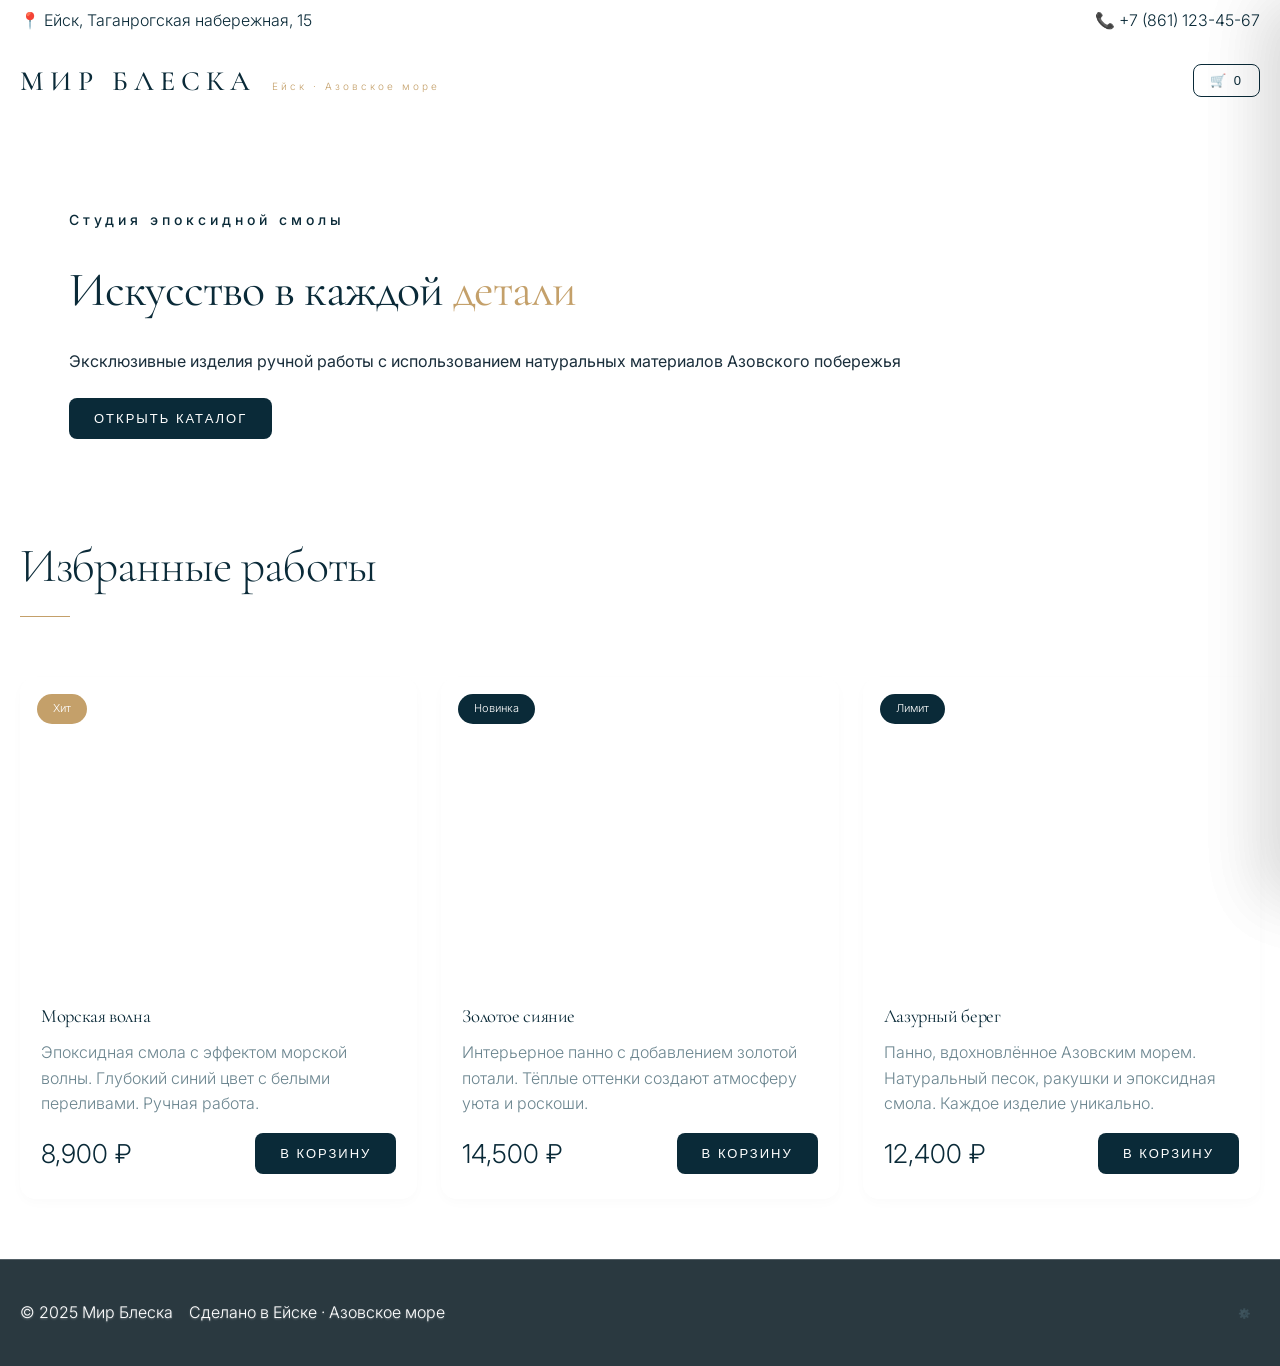
<file: index.html>
<!DOCTYPE html>
<html lang="ru">
<head>
    <meta charset="UTF-8">
    <meta name="viewport" content="width=device-width, initial-scale=1.0, maximum-scale=1.0, user-scalable=yes, viewport-fit=cover">
    <meta name="theme-color" content="#0a2a38">
    <title>Мир Блеска | Премиальная эпоксидная смола</title>
    
    <!-- PWA: Основной манифест -->
    <link rel="manifest" href="data:application/manifest+json,%7B%22name%22%3A%22%D0%9C%D0%B8%D1%80%20%D0%91%D0%BB%D0%B5%D1%81%D0%BA%D0%B0%22%2C%22short_name%22%3A%22%D0%91%D0%BB%D0%B5%D1%81%D0%BA%22%2C%22start_url%22%3A%22.%2F%22%2C%22display%22%3A%22standalone%22%2C%22background_color%22%3A%22%230a2a38%22%2C%22theme_color%22%3A%22%230a2a38%22%2C%22description%22%3A%22%D0%9F%D1%80%D0%B5%D0%BC%D0%B8%D0%B0%D0%BB%D1%8C%D0%BD%D0%B0%D1%8F%20%D1%8D%D0%BF%D0%BE%D0%BA%D1%81%D0%B8%D0%B4%D0%BD%D0%B0%D1%8F%20%D1%81%D0%BC%D0%BE%D0%BB%D0%B0%20%D1%80%D1%83%D1%87%D0%BD%D0%BE%D0%B9%20%D1%80%D0%B0%D0%B1%D0%BE%D1%82%D1%8B%22%2C%22lang%22%3A%22ru%22%2C%22icons%22%3A%5B%7B%22src%22%3A%22data%3Aimage%2Fsvg%2Bxml%2C%253Csvg%20xmlns%3D'http%3A%2F%2Fwww.w3.org%2F2000%2Fsvg'%20viewBox%3D'0%200%20100%20100'%3E%253Cdefs%3E%253ClinearGradient%20id%3D'g'%20x1%3D'0%25'%20y1%3D'0%25'%20x2%3D'100%25'%20y2%3D'100%25'%3E%253Cstop%20offset%3D'0%25'%20style%3D'stop-color%3A%230a2a38'%2F%3E%253Cstop%20offset%3D'100%25'%20style%3D'stop-color%3A%231a4a5e'%2F%3E%253C%2FlinearGradient%3E%253C%2Fdefs%3E%253Ccircle%20cx%3D'50'%20cy%3D'50'%20r%3D'48'%20fill%3D'url(%23g)'%2F%3E%253Ctext%20x%3D'50'%20y%3D'62'%20text-anchor%3D'middle'%20font-size%3D'36'%20fill%3D'%23c4a06a'%3E%E2%97%86%3C%2Ftext%3E%253C%2Fsvg%3E%22%2C%22sizes%22%3A%22512x512%22%2C%22type%22%3A%22image%2Fsvg%2Bxml%22%2C%22purpose%22%3A%22any%20maskable%22%7D%5D%7D">
    
    <!-- PWA: iOS-совместимость -->
    <meta name="apple-mobile-web-app-capable" content="yes">
    <meta name="apple-mobile-web-app-status-bar-style" content="black-translucent">
    <meta name="apple-mobile-web-app-title" content="Мир Блеска">
    <link rel="apple-touch-icon" href="data:image/svg+xml,%3Csvg xmlns='http://www.w3.org/2000/svg' viewBox='0 0 100 100'%3E%3Cdefs%3E%3ClinearGradient id='g' x1='0%25' y1='0%25' x2='100%25' y2='100%25'%3E%3Cstop offset='0%25' style='stop-color:%230a2a38'/%3E%3Cstop offset='100%25' style='stop-color:%231a4a5e'/%3E%3C/linearGradient%3E%3C/defs%3E%3Ccircle cx='50' cy='50' r='48' fill='url(%23g)'/%3E%3Ctext x='50' y='62' text-anchor='middle' font-size='36' fill='%23c4a06a'%3E◆%3C/text%3E%3C/svg%3E">
    
    <!-- Telegram Web App Integration -->
    <script src="https://telegram.org/js/telegram-web-app.js"></script>
    
    <link href="https://fonts.googleapis.com/css2?family=Cormorant+Garamond:wght@300;400;500;600;700&family=Inter:wght@300;400;500;600&display=swap" rel="stylesheet">
    
    <!-- Styles -->
    <link rel="stylesheet" href="css/style.css">
</head>
<body>

<!-- ФОНЫ -->
<div class="background-container" id="backgroundContainer"></div>
<div class="bg-overlay"></div>

<!-- УВЕДОМЛЕНИЯ -->
<div id="notification" class="notification hidden"></div>

<!-- PWA: Баннер установки -->
<div id="installBanner" class="install-banner hidden">
    <button class="install-close" id="closeInstallBanner">✕</button>
    <div class="install-icon">💎</div>
    <div class="install-text">
        <h4>Установить приложение</h4>
        <p>Быстрый доступ к каталогу без браузера</p>
    </div>
    <button class="install-btn" id="installBtn">Установить</button>
</div>

<!-- МОДАЛЬНОЕ ОКНО ДЛЯ ПАРОЛЯ АДМИНКИ -->
<div id="passwordModal" class="modal-overlay hidden password-modal">
    <div class="modal">
        <div class="modal-header">
            <h3 class="modal-title">🔐 Доступ к админ-панели</h3>
            <button class="modal-close" id="closePasswordModalBtn">✕</button>
        </div>
        <form id="passwordForm">
            <label class="admin-label">Введите пароль</label>
            <input type="password" id="adminPassword" class="admin-input password-input" placeholder="••••••••" autocomplete="off">
            <div id="passwordError" class="error-message" style="display:none;">❌ Неверный пароль</div>
            <button type="submit" class="btn btn-primary" style="width:100%; margin-top:16px;">Войти</button>
            <button type="button" class="btn btn-outline" style="width:100%; margin-top:8px;" id="cancelPasswordBtn">Отмена</button>
        </form>
    </div>
</div>

<!-- МОДАЛЬНОЕ ОКНО ДЛЯ КОНТАКТОВ -->
<div id="contactModal" class="modal-overlay hidden">
    <div class="modal">
        <div class="modal-header">
            <h3 class="modal-title">📞 Ваши контакты</h3>
            <button class="modal-close" id="closeContactModalBtn">✕</button>
        </div>
        <form id="contactForm">
            <label class="admin-label">Ваше имя *</label>
            <input type="text" id="customerName" class="admin-input" placeholder="Иван Петров" required 
                   pattern="[A-Za-zА-Яа-яЁё\s\-]+" 
                   title="Имя может содержать только буквы, пробелы и дефисы"
                   autocomplete="name">
            <div id="nameError" class="error-message" style="display:none; margin-top:-8px; margin-bottom:12px;"></div>
            
            <label class="admin-label">Телефон *</label>
            <input type="tel" id="customerPhone" class="admin-input" placeholder="+7 (999) 123-45-67" required>
            
            <label class="admin-label">Email (необязательно)</label>
            <input type="email" id="customerEmail" class="admin-input" placeholder="ivan@example.com">
            
            <label class="admin-label">Комментарий к заказу</label>
            <textarea id="orderComment" class="admin-textarea" rows="2" placeholder="Укажите пожелания..."></textarea>
            
            <div class="checkbox-wrapper">
                <input type="checkbox" id="agreeTerms" required>
                <label style="font-size:13px;" for="agreeTerms">Я согласен на обработку персональных данных</label>
            </div>
            
            <button type="submit" class="btn btn-primary" style="width:100%; margin-top:16px;">✅ Подтвердить заказ</button>
            <button type="button" class="btn btn-outline" style="width:100%; margin-top:8px;" id="cancelContactBtn">Отмена</button>
        </form>
    </div>
</div>

<!-- КОРЗИНА -->
<div id="cartOverlay" class="cart-overlay hidden"></div>
<div id="cartSidebar" class="cart-sidebar hidden">
    <div class="cart-header">
        <h3>🛒 Корзина</h3>
        <button id="closeCartBtn" class="close-cart">✕</button>
    </div>
    <div id="cartItems" class="cart-items"></div>
    <div class="cart-footer">
        <div class="cart-total"><span>Итого</span><span id="cartTotal">0 ₽</span></div>
        <button id="checkoutBtn" class="checkout-btn">Оформить заказ</button>
    </div>
</div>

<!-- АДМИН-ПАНЕЛЬ -->
<div id="adminPanel" class="admin-panel hidden">
    <div class="admin-header">
        <h3>⚡ Управление</h3>
        <button id="closeAdminBtn" class="close-admin">✕</button>
    </div>
    <div class="admin-tabs">
        <button class="admin-tab active" data-tab="products">🛍️ Товары</button>
        <button class="admin-tab" data-tab="backgrounds">🖼️ Фоны</button>
        <button class="admin-tab" data-tab="content">📝 Контент</button>
        <button class="admin-tab" data-tab="orders">📦 Заказы</button>
    </div>
    <div class="admin-content" id="adminContent"></div>
</div>

<!-- САЙТ -->
<div style="background: rgba(255,255,255,0.5); backdrop-filter: blur(8px); color: #0a2a38; padding: 8px 0; border-bottom: 1px solid rgba(255,255,255,0.8);">
    <div class="container">
        <div style="display: flex; justify-content: space-between;">
            <span id="displayAddress">📍 Ейск, Таганрогская наб., 15</span>
            <span id="displayContacts">📞 +7 (861) 123-45-67</span>
        </div>
    </div>
</div>

<header style="background: rgba(255,255,255,0.6); backdrop-filter: blur(16px); padding: 16px 0; position: sticky; top: 0; z-index: 100; border-bottom: 1px solid rgba(255,255,255,0.8);">
    <div class="container">
        <div style="display: flex; justify-content: space-between; align-items: center;">
            <div>
                <span class="logo" style="font-family: var(--font-serif); font-size: 28px; letter-spacing: 6px; cursor: pointer; color: #0a2a38; text-shadow: 0 2px 6px rgba(255,255,255,0.7);" onclick="window.scrollTo({top:0,behavior:'smooth'})">МИР БЛЕСКА</span>
                <span style="font-size: 10px; letter-spacing: 3px; color: var(--secondary); margin-left: 12px; text-shadow: 0 1px 2px white;">Ейск · Азовское море</span>
            </div>
            <div>
                <button id="cartBtn" class="btn btn-outline" style="padding: 8px 16px; background: rgba(255,255,255,0.3);">🛒 <span id="cartCount">0</span></button>
            </div>
        </div>
    </div>
</header>

<section style="padding: 40px 0;">
    <div class="container">
        <div style="background: rgba(255,255,255,0.4); backdrop-filter: blur(16px); padding: 48px; border-radius: 16px; border: 1px solid rgba(255,255,255,0.7);">
            <div id="heroSubtitle" style="font-size: 14px; letter-spacing: 4px; color: var(--primary); font-weight: 500;">Студия эпоксидной смолы</div>
            <h1 id="heroTitle" style="font-size: 48px; margin: 20px 0; color: #0a2a38; text-shadow: 0 4px 8px rgba(255,255,255,0.6);">Искусство в каждой <span style="color: var(--secondary);">детали</span></h1>
            <p id="heroDescription" style="color: #1a2e3b; font-weight: 400;">Эксклюзивные изделия ручной работы с использованием натуральных материалов Азовского побережья</p>
            <button id="catalogBtn" class="btn btn-primary clickable" style="margin-top: 24px;">Открыть каталог</button>
        </div>
    </div>
</section>

<div class="container">
    <h2 class="section-title">Избранные работы</h2>
    <div id="productGrid" class="product-grid"></div>
</div>

<footer style="background: rgba(5,23,31,0.85); color: white; padding: 40px 0; margin-top: 60px; backdrop-filter: blur(8px); border-top: 1px solid rgba(255,255,255,0.2);">
    <div class="container">
        <div class="footer-inner">
            <div id="footerCopyright">© 2025 Мир Блеска</div>
            <div id="footerLocation">Сделано в Ейске · Азовское море</div>
            <button id="devModeBtn" class="dev-btn">⚙️</button>
        </div>
    </div>
</footer>

<!-- Scripts -->
<script src="js/utils.js"></script>
<script src="js/cart.js"></script>
<script src="js/admin.js"></script>
<script src="js/app.js"></script>
</body>
</html>
</file>
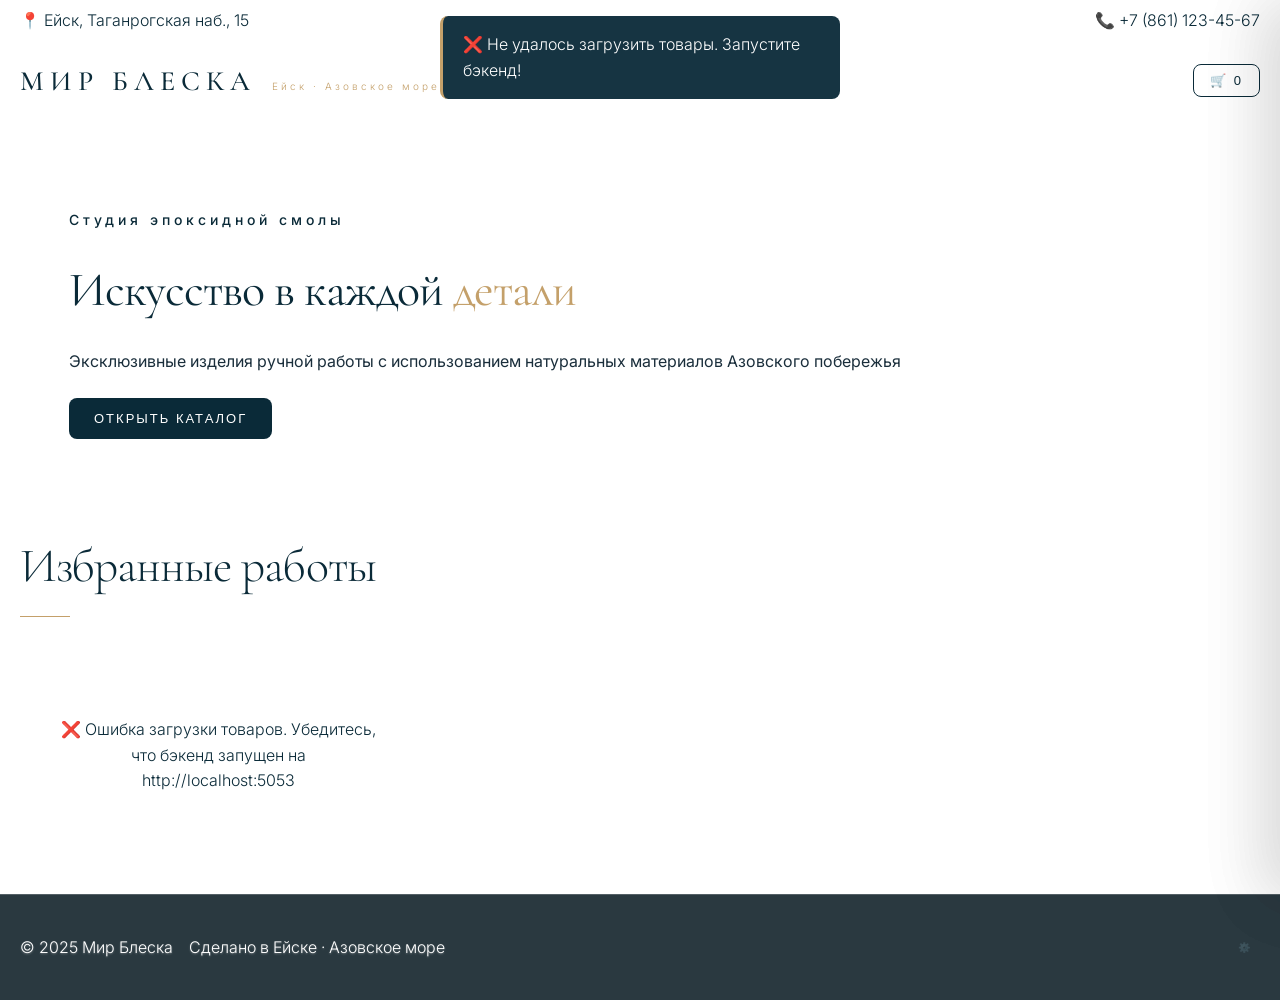
<file: MirBleska/frontend/index.html>
<!DOCTYPE html>
<html lang="ru">
<head>
    <meta charset="UTF-8">
    <meta name="viewport" content="width=device-width, initial-scale=1.0, maximum-scale=1.0, user-scalable=yes, viewport-fit=cover">
    <meta name="theme-color" content="#0a2a38">
    <title>Мир Блеска | Премиальная эпоксидная смола</title>
    
    <!-- PWA: Основной манифест -->
    <link rel="manifest" href="data:application/manifest+json,%7B%22name%22%3A%22%D0%9C%D0%B8%D1%80%20%D0%91%D0%BB%D0%B5%D1%81%D0%BA%D0%B0%22%2C%22short_name%22%3A%22%D0%91%D0%BB%D0%B5%D1%81%D0%BA%22%2C%22start_url%22%3A%22.%2F%22%2C%22display%22%3A%22standalone%22%2C%22background_color%22%3A%22%230a2a38%22%2C%22theme_color%22%3A%22%230a2a38%22%2C%22description%22%3A%22%D0%9F%D1%80%D0%B5%D0%BC%D0%B8%D0%B0%D0%BB%D1%8C%D0%BD%D0%B0%D1%8F%20%D1%8D%D0%BF%D0%BE%D0%BA%D1%81%D0%B8%D0%B4%D0%BD%D0%B0%D1%8F%20%D1%81%D0%BC%D0%BE%D0%BB%D0%B0%20%D1%80%D1%83%D1%87%D0%BD%D0%BE%D0%B9%20%D1%80%D0%B0%D0%B1%D0%BE%D1%82%D1%8B%22%2C%22lang%22%3A%22ru%22%2C%22icons%22%3A%5B%7B%22src%22%3A%22data%3Aimage%2Fsvg%2Bxml%2C%253Csvg%20xmlns%3D'http%3A%2F%2Fwww.w3.org%2F2000%2Fsvg'%20viewBox%3D'0%200%20100%20100'%3E%253Cdefs%3E%253ClinearGradient%20id%3D'g'%20x1%3D'0%25'%20y1%3D'0%25'%20x2%3D'100%25'%20y2%3D'100%25'%3E%253Cstop%20offset%3D'0%25'%20style%3D'stop-color%3A%230a2a38'%2F%3E%253Cstop%20offset%3D'100%25'%20style%3D'stop-color%3A%231a4a5e'%2F%3E%253C%2FlinearGradient%3E%253C%2Fdefs%3E%253Ccircle%20cx%3D'50'%20cy%3D'50'%20r%3D'48'%20fill%3D'url(%23g)'%2F%3E%253Ctext%20x%3D'50'%20y%3D'62'%20text-anchor%3D'middle'%20font-size%3D'36'%20fill%3D'%23c4a06a'%3E%E2%97%86%3C%2Ftext%3E%253C%2Fsvg%3E%22%2C%22sizes%22%3A%22512x512%22%2C%22type%22%3A%22image%2Fsvg%2Bxml%22%2C%22purpose%22%3A%22any%20maskable%22%7D%5D%7D">
    
    <!-- PWA: iOS-совместимость -->
    <meta name="apple-mobile-web-app-capable" content="yes">
    <meta name="apple-mobile-web-app-status-bar-style" content="black-translucent">
    <meta name="apple-mobile-web-app-title" content="Мир Блеска">
    <link rel="apple-touch-icon" href="data:image/svg+xml,%3Csvg xmlns='http://www.w3.org/2000/svg' viewBox='0 0 100 100'%3E%3Cdefs%3E%3ClinearGradient id='g' x1='0%25' y1='0%25' x2='100%25' y2='100%25'%3E%3Cstop offset='0%25' style='stop-color:%230a2a38'/%3E%3Cstop offset='100%25' style='stop-color:%231a4a5e'/%3E%3C/linearGradient%3E%3C/defs%3E%3Ccircle cx='50' cy='50' r='48' fill='url(%23g)'/%3E%3Ctext x='50' y='62' text-anchor='middle' font-size='36' fill='%23c4a06a'%3E◆%3C/text%3E%3C/svg%3E">
    
    <!-- Telegram Web App Integration -->
    <script src="https://telegram.org/js/telegram-web-app.js"></script>
    
    <link href="https://fonts.googleapis.com/css2?family=Cormorant+Garamond:wght@300;400;500;600;700&family=Inter:wght@300;400;500;600&display=swap" rel="stylesheet">
    
    <!-- Styles -->
    <link rel="stylesheet" href="css/style.css">
</head>
<body>

<!-- ФОНЫ -->
<div class="background-container" id="backgroundContainer"></div>
<div class="bg-overlay"></div>

<!-- УВЕДОМЛЕНИЯ -->
<div id="notification" class="notification hidden"></div>

<!-- PWA: Баннер установки -->
<div id="installBanner" class="install-banner hidden">
    <button class="install-close" id="closeInstallBanner">✕</button>
    <div class="install-icon">💎</div>
    <div class="install-text">
        <h4>Установить приложение</h4>
        <p>Быстрый доступ к каталогу без браузера</p>
    </div>
    <button class="install-btn" id="installBtn">Установить</button>
</div>

<!-- МОДАЛЬНОЕ ОКНО ДЛЯ ПАРОЛЯ АДМИНКИ -->
<div id="passwordModal" class="modal-overlay hidden password-modal">
    <div class="modal">
        <div class="modal-header">
            <h3 class="modal-title">🔐 Доступ к админ-панели</h3>
            <button class="modal-close" id="closePasswordModalBtn">✕</button>
        </div>
        <form id="passwordForm">
            <label class="admin-label">Введите пароль</label>
            <input type="password" id="adminPassword" class="admin-input password-input" placeholder="••••••••" autocomplete="off">
            <div id="passwordError" class="error-message" style="display:none;">❌ Неверный пароль</div>
            <button type="submit" class="btn btn-primary" style="width:100%; margin-top:16px;">Войти</button>
            <button type="button" class="btn btn-outline" style="width:100%; margin-top:8px;" id="cancelPasswordBtn">Отмена</button>
        </form>
    </div>
</div>

<!-- МОДАЛЬНОЕ ОКНО ДЛЯ КОНТАКТОВ -->
<div id="contactModal" class="modal-overlay hidden">
    <div class="modal">
        <div class="modal-header">
            <h3 class="modal-title">📞 Ваши контакты</h3>
            <button class="modal-close" id="closeContactModalBtn">✕</button>
        </div>
        <form id="contactForm">
            <label class="admin-label">Ваше имя *</label>
            <input type="text" id="customerName" class="admin-input" placeholder="Иван Петров" required 
                   pattern="[A-Za-zА-Яа-яЁё\s\-]+" 
                   title="Имя может содержать только буквы, пробелы и дефисы"
                   autocomplete="name">
            <div id="nameError" class="error-message" style="display:none; margin-top:-8px; margin-bottom:12px;"></div>
            
            <label class="admin-label">Телефон *</label>
            <input type="tel" id="customerPhone" class="admin-input" placeholder="+7 (999) 123-45-67" required>
            
            <label class="admin-label">Email (необязательно)</label>
            <input type="email" id="customerEmail" class="admin-input" placeholder="ivan@example.com">
            
            <label class="admin-label">Комментарий к заказу</label>
            <textarea id="orderComment" class="admin-textarea" rows="2" placeholder="Укажите пожелания..."></textarea>
            
            <div class="checkbox-wrapper">
                <input type="checkbox" id="agreeTerms" required>
                <label style="font-size:13px;" for="agreeTerms">Я согласен на обработку персональных данных</label>
            </div>
            
            <button type="submit" class="btn btn-primary" style="width:100%; margin-top:16px;">✅ Подтвердить заказ</button>
            <button type="button" class="btn btn-outline" style="width:100%; margin-top:8px;" id="cancelContactBtn">Отмена</button>
        </form>
    </div>
</div>

<!-- КОРЗИНА -->
<div id="cartOverlay" class="cart-overlay hidden"></div>
<div id="cartSidebar" class="cart-sidebar hidden">
    <div class="cart-header">
        <h3>🛒 Корзина</h3>
        <button id="closeCartBtn" class="close-cart">✕</button>
    </div>
    <div id="cartItems" class="cart-items"></div>
    <div class="cart-footer">
        <div class="cart-total"><span>Итого</span><span id="cartTotal">0 ₽</span></div>
        <button id="checkoutBtn" class="checkout-btn">Оформить заказ</button>
    </div>
</div>

<!-- АДМИН-ПАНЕЛЬ -->
<div id="adminPanel" class="admin-panel hidden">
    <div class="admin-header">
        <h3>⚡ Управление</h3>
        <button id="closeAdminBtn" class="close-admin">✕</button>
    </div>
    <div class="admin-tabs">
        <button class="admin-tab active" data-tab="products">🛍️ Товары</button>
        <button class="admin-tab" data-tab="backgrounds">🖼️ Фоны</button>
        <button class="admin-tab" data-tab="content">📝 Контент</button>
        <button class="admin-tab" data-tab="orders">📦 Заказы</button>
    </div>
    <div class="admin-content" id="adminContent"></div>
</div>

<!-- САЙТ -->
<div style="background: rgba(255,255,255,0.5); backdrop-filter: blur(8px); color: #0a2a38; padding: 8px 0; border-bottom: 1px solid rgba(255,255,255,0.8);">
    <div class="container">
        <div style="display: flex; justify-content: space-between;">
            <span id="displayAddress">📍 Ейск, Таганрогская наб., 15</span>
            <span id="displayContacts">📞 +7 (861) 123-45-67</span>
        </div>
    </div>
</div>

<header style="background: rgba(255,255,255,0.6); backdrop-filter: blur(16px); padding: 16px 0; position: sticky; top: 0; z-index: 100; border-bottom: 1px solid rgba(255,255,255,0.8);">
    <div class="container">
        <div style="display: flex; justify-content: space-between; align-items: center;">
            <div>
                <span class="logo" style="font-family: var(--font-serif); font-size: 28px; letter-spacing: 6px; cursor: pointer; color: #0a2a38; text-shadow: 0 2px 6px rgba(255,255,255,0.7);" onclick="window.scrollTo({top:0,behavior:'smooth'})">МИР БЛЕСКА</span>
                <span style="font-size: 10px; letter-spacing: 3px; color: var(--secondary); margin-left: 12px; text-shadow: 0 1px 2px white;">Ейск · Азовское море</span>
            </div>
            <div>
                <button id="cartBtn" class="btn btn-outline" style="padding: 8px 16px; background: rgba(255,255,255,0.3);">🛒 <span id="cartCount">0</span></button>
            </div>
        </div>
    </div>
</header>

<section style="padding: 40px 0;">
    <div class="container">
        <div style="background: rgba(255,255,255,0.4); backdrop-filter: blur(16px); padding: 48px; border-radius: 16px; border: 1px solid rgba(255,255,255,0.7);">
            <div id="heroSubtitle" style="font-size: 14px; letter-spacing: 4px; color: var(--primary); font-weight: 500;">Студия эпоксидной смолы</div>
            <h1 id="heroTitle" style="font-size: 48px; margin: 20px 0; color: #0a2a38; text-shadow: 0 4px 8px rgba(255,255,255,0.6);">Искусство в каждой <span style="color: var(--secondary);">детали</span></h1>
            <p id="heroDescription" style="color: #1a2e3b; font-weight: 400;">Эксклюзивные изделия ручной работы с использованием натуральных материалов Азовского побережья</p>
            <button id="catalogBtn" class="btn btn-primary clickable" style="margin-top: 24px;">Открыть каталог</button>
        </div>
    </div>
</section>

<div class="container">
    <h2 class="section-title">Избранные работы</h2>
    <div id="productGrid" class="product-grid"></div>
</div>

<footer style="background: rgba(5,23,31,0.85); color: white; padding: 40px 0; margin-top: 60px; backdrop-filter: blur(8px); border-top: 1px solid rgba(255,255,255,0.2);">
    <div class="container">
        <div class="footer-inner">
            <div id="footerCopyright">© 2025 Мир Блеска</div>
            <div id="footerLocation">Сделано в Ейске · Азовское море</div>
            <button id="devModeBtn" class="dev-btn">⚙️</button>
        </div>
    </div>
</footer>

<!-- Scripts -->
<script src="js/utils.js"></script>
<script src="js/cart.js"></script>
<script src="js/tt.js"></script>
<script src="js/app.js"></script>
</body>
</html>
</file>
<file: css/style.css>
/* ===== БАЗОВЫЕ СТИЛИ ===== */
* { 
    margin: 0; 
    padding: 0; 
    box-sizing: border-box; 
}

:root {
    --primary: #0a2a38;
    --primary-light: #1a4a5e;
    --secondary: #c4a06a;
    --accent: #6bb5a9;
    --dark: #05171f;
    --light: #f7f4ef;
    --white: #ffffff;
    --gray: #6b858f;
    --font-serif: 'Cormorant Garamond', serif;
    --font-sans: 'Inter', sans-serif;
    --success: #2d6a4f;
    --danger: #c25b4a;
    --warning: #d4a373;
    --shadow-sm: 0 10px 30px -10px rgba(0,0,0,0.05);
    --shadow-lg: 0 30px 60px -15px rgba(0,0,0,0.1);
    --gold-grad: linear-gradient(135deg, #c4a06a 0%, #d4b68a 50%, #c4a06a 100%);
    --safe-area-inset-bottom: env(safe-area-inset-bottom, 0px);
}

body {
    color: var(--primary);
    font-family: var(--font-sans);
    line-height: 1.6;
    font-weight: 300;
    font-size: 16px;
    -webkit-font-smoothing: antialiased;
    min-height: 100vh;
    position: relative;
    overflow-x: hidden;
    padding-bottom: var(--safe-area-inset-bottom);
}

.background-container {
    position: fixed;
    top: 0;
    left: 0;
    width: 100%;
    height: 100%;
    z-index: -2;
}

.bg-slide {
    position: absolute;
    top: 0;
    left: 0;
    width: 100%;
    height: 100%;
    background-size: cover;
    background-position: center;
    opacity: 0;
    transition: opacity 3s;
    will-change: opacity;
}

.bg-slide.active {
    opacity: 1;
}

.bg-overlay {
    position: fixed;
    top: 0;
    left: 0;
    width: 100%;
    height: 100%;
    z-index: -1;
    background: rgba(255, 255, 255, 0.15);
    backdrop-filter: blur(0.5px);
    pointer-events: none;
}

.container {
    max-width: 1280px;
    margin: 0 auto;
    padding: 0 20px;
}

h1, h2, h3, h4 {
    font-family: var(--font-serif);
    font-weight: 400;
    letter-spacing: -0.02em;
}

.section-title {
    font-size: clamp(32px, 5vw, 48px);
    font-weight: 300;
    margin-bottom: 32px;
    display: inline-block;
    position: relative;
    color: #0a2a38;
    text-shadow: 0 2px 4px rgba(255,255,255,0.5);
}

.section-title::after {
    content: '';
    position: absolute;
    bottom: -12px;
    left: 0;
    width: 50px;
    height: 1px;
    background: var(--secondary);
}

/* Уведомления */
.notification {
    position: fixed;
    top: 16px;
    right: 16px;
    left: 16px;
    background: rgba(10,42,56,0.95);
    backdrop-filter: blur(12px);
    color: white;
    padding: 16px 20px;
    border-radius: 8px;
    z-index: 1001;
    max-width: 400px;
    margin: 0 auto;
    transition: all 0.4s;
    border-left: 3px solid var(--secondary);
}

.notification.hidden {
    transform: translateY(-150%);
    opacity: 0;
}

/* PWA: Баннер установки */
.install-banner {
    position: fixed;
    bottom: 20px;
    left: 20px;
    right: 20px;
    background: rgba(10,42,56,0.97);
    backdrop-filter: blur(20px);
    color: white;
    padding: 20px 24px;
    border-radius: 16px;
    z-index: 998;
    max-width: 500px;
    margin: 0 auto;
    display: flex;
    align-items: center;
    gap: 16px;
    box-shadow: 0 20px 60px rgba(0,0,0,0.3);
    border: 1px solid rgba(196,160,106,0.3);
    animation: slideUp 0.5s ease-out;
}

.install-banner.hidden {
    display: none;
}

@keyframes slideUp {
    from {
        transform: translateY(100px);
        opacity: 0;
    }
    to {
        transform: translateY(0);
        opacity: 1;
    }
}

.install-icon {
    width: 48px;
    height: 48px;
    border-radius: 12px;
    background: var(--gold-grad);
    display: flex;
    align-items: center;
    justify-content: center;
    font-size: 24px;
    flex-shrink: 0;
}

.install-text {
    flex: 1;
}

.install-text h4 {
    font-size: 16px;
    margin-bottom: 4px;
}

.install-text p {
    font-size: 12px;
    opacity: 0.7;
}

.install-btn {
    background: var(--gold-grad);
    border: none;
    padding: 12px 20px;
    border-radius: 8px;
    color: var(--dark);
    font-weight: 600;
    cursor: pointer;
    white-space: nowrap;
    font-size: 14px;
}

.install-close {
    position: absolute;
    top: 8px;
    right: 12px;
    background: none;
    border: none;
    color: rgba(255,255,255,0.5);
    cursor: pointer;
    font-size: 16px;
}

/* Модальное окно */
.modal-overlay {
    position: fixed;
    top: 0;
    left: 0;
    right: 0;
    bottom: 0;
    background: rgba(0,0,0,0.5);
    backdrop-filter: blur(8px);
    z-index: 2000;
    display: flex;
    align-items: center;
    justify-content: center;
    opacity: 1;
    transition: opacity 0.3s;
}

.modal-overlay.hidden {
    opacity: 0;
    pointer-events: none;
}

.modal {
    background: white;
    border-radius: 16px;
    padding: 32px;
    max-width: 450px;
    width: 90%;
    max-height: 80vh;
    overflow-y: auto;
    box-shadow: var(--shadow-lg);
}

.modal-header {
    display: flex;
    justify-content: space-between;
    align-items: center;
    margin-bottom: 24px;
}

.modal-title {
    font-size: 24px;
    font-weight: 300;
}

.modal-close {
    background: none;
    border: none;
    font-size: 24px;
    cursor: pointer;
    color: var(--gray);
    width: 40px;
    height: 40px;
    display: flex;
    align-items: center;
    justify-content: center;
    border-radius: 50%;
    transition: all 0.3s;
}

.modal-close:hover {
    background: #f0f0f0;
    color: var(--primary);
}

/* Корзина */
.cart-overlay {
    position: fixed;
    top: 0;
    left: 0;
    right: 0;
    bottom: 0;
    background: rgba(0,0,0,0.4);
    backdrop-filter: blur(12px);
    z-index: 999;
}

.cart-overlay.hidden {
    opacity: 0;
    pointer-events: none;
}

.cart-sidebar {
    position: fixed;
    top: 0;
    right: 0;
    width: 100%;
    max-width: 480px;
    height: 100vh;
    background: var(--white);
    z-index: 1000;
    box-shadow: -20px 0 60px rgba(0,0,0,0.08);
    transform: translateX(0);
    transition: transform 0.6s;
    display: flex;
    flex-direction: column;
}

.cart-sidebar.hidden {
    transform: translateX(100%);
}

.cart-header {
    padding: 24px 20px;
    border-bottom: 1px solid rgba(0,0,0,0.04);
    display: flex;
    justify-content: space-between;
}

.cart-items {
    flex: 1;
    overflow-y: auto;
    padding: 20px;
}

.cart-footer {
    padding: 24px 20px;
    border-top: 1px solid rgba(0,0,0,0.04);
}

.cart-total {
    display: flex;
    justify-content: space-between;
    font-size: 20px;
    margin-bottom: 20px;
}

.checkout-btn {
    width: 100%;
    padding: 18px;
    background: var(--gold-grad);
    border: none;
    border-radius: 8px;
    cursor: pointer;
    font-weight: 500;
}

/* АДМИН-ПАНЕЛЬ */
.admin-panel {
    position: fixed;
    top: 0;
    right: 0;
    width: 100%;
    max-width: 500px;
    height: 100vh;
    background: var(--white);
    z-index: 1001;
    box-shadow: -20px 0 60px rgba(0,0,0,0.08);
    transform: translateX(0);
    transition: transform 0.5s;
    display: flex;
    flex-direction: column;
}

.admin-panel.hidden {
    transform: translateX(100%);
}

.admin-header {
    padding: 20px;
    border-bottom: 1px solid rgba(0,0,0,0.04);
    display: flex;
    justify-content: space-between;
    align-items: center;
    background: var(--light);
}

.admin-tabs {
    display: flex;
    padding: 0 20px;
    gap: 8px;
    border-bottom: 1px solid rgba(0,0,0,0.04);
}

.admin-tab {
    padding: 14px 16px;
    font-size: 11px;
    letter-spacing: 1px;
    border: none;
    background: transparent;
    color: var(--gray);
    text-transform: uppercase;
    cursor: pointer;
    border-bottom: 2px solid transparent;
}

.admin-tab.active {
    color: var(--primary);
    border-bottom-color: var(--primary);
}

.admin-content {
    flex: 1;
    overflow-y: auto;
    padding: 20px;
    background: var(--light);
}

.admin-card {
    background: white;
    border-radius: 12px;
    padding: 20px;
    margin-bottom: 20px;
    box-shadow: var(--shadow-sm);
}

.admin-section-title {
    font-size: 14px;
    font-weight: 500;
    letter-spacing: 2px;
    color: var(--primary);
    margin-bottom: 16px;
}

.admin-input, .admin-textarea, .admin-select {
    width: 100%;
    padding: 12px 14px;
    border: 1px solid #e0e0e0;
    border-radius: 8px;
    font-size: 14px;
    background: white;
    margin-bottom: 14px;
    transition: border-color 0.3s;
}

.admin-input:focus, .admin-textarea:focus {
    outline: none;
    border-color: var(--primary);
}

.admin-input.error {
    border-color: var(--danger);
}

.admin-input.warning {
    border-color: var(--warning);
}

.admin-label {
    font-size: 13px;
    font-weight: 500;
    margin-bottom: 6px;
    display: block;
}

/* Кнопки */
.btn {
    display: inline-flex;
    align-items: center;
    justify-content: center;
    padding: 12px 24px;
    border-radius: 8px;
    font-weight: 400;
    font-size: 13px;
    letter-spacing: 2px;
    cursor: pointer;
    text-transform: uppercase;
    transition: all 0.4s;
    border: 1px solid transparent;
    text-decoration: none;
    background: transparent;
    color: var(--primary);
    gap: 6px;
}

.btn-primary {
    background: var(--primary);
    color: white;
}

.btn-primary:hover {
    background: transparent;
    color: var(--primary);
    border-color: var(--primary);
}

.btn-outline {
    border: 1px solid var(--primary);
}

.btn-outline:hover {
    background: var(--primary);
    color: white;
}

.btn-danger {
    background: var(--danger);
    color: white;
}

.btn-success {
    background: var(--success);
    color: white;
}

.btn-sm {
    padding: 8px 16px;
    font-size: 11px;
}

/* Товары */
.product-grid {
    display: grid;
    grid-template-columns: 1fr;
    gap: 24px;
    margin: 40px 0;
}

.product-card {
    background: rgba(255,255,255,0.75);
    backdrop-filter: blur(12px);
    border-radius: 16px;
    overflow: hidden;
    display: flex;
    flex-direction: column;
    box-shadow: 0 4px 12px rgba(0,0,0,0.02);
    border: 1px solid rgba(255,255,255,0.5);
}

.product-media {
    width: 100%;
    height: 300px;
    background-size: contain !important;
    background-position: center !important;
    background-repeat: no-repeat !important;
    background-color: rgba(255,255,255,0.3);
    position: relative;
}

.product-details {
    padding: 24px 20px;
}

.current-price {
    font-size: 26px;
}

/* СКРЫТАЯ КНОПКА АДМИНКИ В ФУТЕРЕ */
.dev-btn {
    background: transparent;
    border: none;
    color: rgba(255,255,255,0.2);
    font-size: 10px;
    letter-spacing: 2px;
    cursor: pointer;
    padding: 4px 8px;
    transition: color 0.3s;
    text-transform: uppercase;
    margin-left: auto;
    display: inline-block;
}

.dev-btn:hover {
    color: rgba(255,255,255,0.6);
}

.clickable {
    cursor: pointer;
}

.checkbox-wrapper {
    display: flex;
    align-items: center;
    gap: 8px;
    margin-bottom: 12px;
}

.error-message {
    color: var(--danger);
    font-size: 12px;
    margin-top: -8px;
    margin-bottom: 12px;
}

.cart-item-image, .admin-product-image {
    background-size: contain !important;
    background-position: center !important;
    background-repeat: no-repeat !important;
    background-color: #f5f5f5;
}

header, .top-bar, footer {
    text-shadow: 0 1px 2px rgba(255,255,255,0.3);
}

.logo, .btn-outline {
    font-weight: 500;
}

.password-modal .modal {
    max-width: 380px;
    text-align: center;
}

.password-input {
    text-align: center;
    font-size: 18px;
    letter-spacing: 4px;
}

.footer-inner {
    display: flex;
    justify-content: space-between;
    align-items: center;
    flex-wrap: wrap;
    gap: 16px;
}

@media (min-width: 640px) {
    .product-grid {
        grid-template-columns: repeat(2, 1fr);
    }
}

@media (min-width: 1024px) {
    .product-grid {
        grid-template-columns: repeat(3, 1fr);
    }
}
</file>
<file: MirBleska/frontend/css/style.css>
/* ===== БАЗОВЫЕ СТИЛИ ===== */
* { 
    margin: 0; 
    padding: 0; 
    box-sizing: border-box; 
}

:root {
    --primary: #0a2a38;
    --primary-light: #1a4a5e;
    --secondary: #c4a06a;
    --accent: #6bb5a9;
    --dark: #05171f;
    --light: #f7f4ef;
    --white: #ffffff;
    --gray: #6b858f;
    --font-serif: 'Cormorant Garamond', serif;
    --font-sans: 'Inter', sans-serif;
    --success: #2d6a4f;
    --danger: #c25b4a;
    --warning: #d4a373;
    --shadow-sm: 0 10px 30px -10px rgba(0,0,0,0.05);
    --shadow-lg: 0 30px 60px -15px rgba(0,0,0,0.1);
    --gold-grad: linear-gradient(135deg, #c4a06a 0%, #d4b68a 50%, #c4a06a 100%);
    --safe-area-inset-bottom: env(safe-area-inset-bottom, 0px);
}

body {
    color: var(--primary);
    font-family: var(--font-sans);
    line-height: 1.6;
    font-weight: 300;
    font-size: 16px;
    -webkit-font-smoothing: antialiased;
    min-height: 100vh;
    position: relative;
    overflow-x: hidden;
    padding-bottom: var(--safe-area-inset-bottom);
}

.background-container {
    position: fixed;
    top: 0;
    left: 0;
    width: 100%;
    height: 100%;
    z-index: -2;
}

.bg-slide {
    position: absolute;
    top: 0;
    left: 0;
    width: 100%;
    height: 100%;
    background-size: cover;
    background-position: center;
    opacity: 0;
    transition: opacity 3s;
    will-change: opacity;
}

.bg-slide.active {
    opacity: 1;
}

.bg-overlay {
    position: fixed;
    top: 0;
    left: 0;
    width: 100%;
    height: 100%;
    z-index: -1;
    background: rgba(255, 255, 255, 0.15);
    backdrop-filter: blur(0.5px);
    pointer-events: none;
}

.container {
    max-width: 1280px;
    margin: 0 auto;
    padding: 0 20px;
}

h1, h2, h3, h4 {
    font-family: var(--font-serif);
    font-weight: 400;
    letter-spacing: -0.02em;
}

.section-title {
    font-size: clamp(32px, 5vw, 48px);
    font-weight: 300;
    margin-bottom: 32px;
    display: inline-block;
    position: relative;
    color: #0a2a38;
    text-shadow: 0 2px 4px rgba(255,255,255,0.5);
}

.section-title::after {
    content: '';
    position: absolute;
    bottom: -12px;
    left: 0;
    width: 50px;
    height: 1px;
    background: var(--secondary);
}

/* Уведомления */
.notification {
    position: fixed;
    top: 16px;
    right: 16px;
    left: 16px;
    background: rgba(10,42,56,0.95);
    backdrop-filter: blur(12px);
    color: white;
    padding: 16px 20px;
    border-radius: 8px;
    z-index: 1001;
    max-width: 400px;
    margin: 0 auto;
    transition: all 0.4s;
    border-left: 3px solid var(--secondary);
}

.notification.hidden {
    transform: translateY(-150%);
    opacity: 0;
}

/* PWA: Баннер установки */
.install-banner {
    position: fixed;
    bottom: 20px;
    left: 20px;
    right: 20px;
    background: rgba(10,42,56,0.97);
    backdrop-filter: blur(20px);
    color: white;
    padding: 20px 24px;
    border-radius: 16px;
    z-index: 998;
    max-width: 500px;
    margin: 0 auto;
    display: flex;
    align-items: center;
    gap: 16px;
    box-shadow: 0 20px 60px rgba(0,0,0,0.3);
    border: 1px solid rgba(196,160,106,0.3);
    animation: slideUp 0.5s ease-out;
}

.install-banner.hidden {
    display: none;
}

@keyframes slideUp {
    from {
        transform: translateY(100px);
        opacity: 0;
    }
    to {
        transform: translateY(0);
        opacity: 1;
    }
}

.install-icon {
    width: 48px;
    height: 48px;
    border-radius: 12px;
    background: var(--gold-grad);
    display: flex;
    align-items: center;
    justify-content: center;
    font-size: 24px;
    flex-shrink: 0;
}

.install-text {
    flex: 1;
}

.install-text h4 {
    font-size: 16px;
    margin-bottom: 4px;
}

.install-text p {
    font-size: 12px;
    opacity: 0.7;
}

.install-btn {
    background: var(--gold-grad);
    border: none;
    padding: 12px 20px;
    border-radius: 8px;
    color: var(--dark);
    font-weight: 600;
    cursor: pointer;
    white-space: nowrap;
    font-size: 14px;
}

.install-close {
    position: absolute;
    top: 8px;
    right: 12px;
    background: none;
    border: none;
    color: rgba(255,255,255,0.5);
    cursor: pointer;
    font-size: 16px;
}

/* Модальное окно */
.modal-overlay {
    position: fixed;
    top: 0;
    left: 0;
    right: 0;
    bottom: 0;
    background: rgba(0,0,0,0.5);
    backdrop-filter: blur(8px);
    z-index: 2000;
    display: flex;
    align-items: center;
    justify-content: center;
    opacity: 1;
    transition: opacity 0.3s;
}

.modal-overlay.hidden {
    opacity: 0;
    pointer-events: none;
}

.modal {
    background: white;
    border-radius: 16px;
    padding: 32px;
    max-width: 450px;
    width: 90%;
    max-height: 80vh;
    overflow-y: auto;
    box-shadow: var(--shadow-lg);
}

.modal-header {
    display: flex;
    justify-content: space-between;
    align-items: center;
    margin-bottom: 24px;
}

.modal-title {
    font-size: 24px;
    font-weight: 300;
}

.modal-close {
    background: none;
    border: none;
    font-size: 24px;
    cursor: pointer;
    color: var(--gray);
    width: 40px;
    height: 40px;
    display: flex;
    align-items: center;
    justify-content: center;
    border-radius: 50%;
    transition: all 0.3s;
}

.modal-close:hover {
    background: #f0f0f0;
    color: var(--primary);
}

/* Корзина */
.cart-overlay {
    position: fixed;
    top: 0;
    left: 0;
    right: 0;
    bottom: 0;
    background: rgba(0,0,0,0.4);
    backdrop-filter: blur(12px);
    z-index: 999;
}

.cart-overlay.hidden {
    opacity: 0;
    pointer-events: none;
}

.cart-sidebar {
    position: fixed;
    top: 0;
    right: 0;
    width: 100%;
    max-width: 480px;
    height: 100vh;
    background: var(--white);
    z-index: 1000;
    box-shadow: -20px 0 60px rgba(0,0,0,0.08);
    transform: translateX(0);
    transition: transform 0.6s;
    display: flex;
    flex-direction: column;
}

.cart-sidebar.hidden {
    transform: translateX(100%);
}

.cart-header {
    padding: 24px 20px;
    border-bottom: 1px solid rgba(0,0,0,0.04);
    display: flex;
    justify-content: space-between;
}

.cart-items {
    flex: 1;
    overflow-y: auto;
    padding: 20px;
}

.cart-footer {
    padding: 24px 20px;
    border-top: 1px solid rgba(0,0,0,0.04);
}

.cart-total {
    display: flex;
    justify-content: space-between;
    font-size: 20px;
    margin-bottom: 20px;
}

.checkout-btn {
    width: 100%;
    padding: 18px;
    background: var(--gold-grad);
    border: none;
    border-radius: 8px;
    cursor: pointer;
    font-weight: 500;
}

/* АДМИН-ПАНЕЛЬ */
.admin-panel {
    position: fixed;
    top: 0;
    right: 0;
    width: 100%;
    max-width: 500px;
    height: 100vh;
    background: var(--white);
    z-index: 1001;
    box-shadow: -20px 0 60px rgba(0,0,0,0.08);
    transform: translateX(0);
    transition: transform 0.5s;
    display: flex;
    flex-direction: column;
}

.admin-panel.hidden {
    transform: translateX(100%);
}

.admin-header {
    padding: 20px;
    border-bottom: 1px solid rgba(0,0,0,0.04);
    display: flex;
    justify-content: space-between;
    align-items: center;
    background: var(--light);
}

.admin-tabs {
    display: flex;
    padding: 0 20px;
    gap: 8px;
    border-bottom: 1px solid rgba(0,0,0,0.04);
}

.admin-tab {
    padding: 14px 16px;
    font-size: 11px;
    letter-spacing: 1px;
    border: none;
    background: transparent;
    color: var(--gray);
    text-transform: uppercase;
    cursor: pointer;
    border-bottom: 2px solid transparent;
}

.admin-tab.active {
    color: var(--primary);
    border-bottom-color: var(--primary);
}

.admin-content {
    flex: 1;
    overflow-y: auto;
    padding: 20px;
    background: var(--light);
}

.admin-card {
    background: white;
    border-radius: 12px;
    padding: 20px;
    margin-bottom: 20px;
    box-shadow: var(--shadow-sm);
}

.admin-section-title {
    font-size: 14px;
    font-weight: 500;
    letter-spacing: 2px;
    color: var(--primary);
    margin-bottom: 16px;
}

.admin-input, .admin-textarea, .admin-select {
    width: 100%;
    padding: 12px 14px;
    border: 1px solid #e0e0e0;
    border-radius: 8px;
    font-size: 14px;
    background: white;
    margin-bottom: 14px;
    transition: border-color 0.3s;
}

.admin-input:focus, .admin-textarea:focus {
    outline: none;
    border-color: var(--primary);
}

.admin-input.error {
    border-color: var(--danger);
}

.admin-input.warning {
    border-color: var(--warning);
}

.admin-label {
    font-size: 13px;
    font-weight: 500;
    margin-bottom: 6px;
    display: block;
}

/* Кнопки */
.btn {
    display: inline-flex;
    align-items: center;
    justify-content: center;
    padding: 12px 24px;
    border-radius: 8px;
    font-weight: 400;
    font-size: 13px;
    letter-spacing: 2px;
    cursor: pointer;
    text-transform: uppercase;
    transition: all 0.4s;
    border: 1px solid transparent;
    text-decoration: none;
    background: transparent;
    color: var(--primary);
    gap: 6px;
}

.btn-primary {
    background: var(--primary);
    color: white;
}

.btn-primary:hover {
    background: transparent;
    color: var(--primary);
    border-color: var(--primary);
}

.btn-outline {
    border: 1px solid var(--primary);
}

.btn-outline:hover {
    background: var(--primary);
    color: white;
}

.btn-danger {
    background: var(--danger);
    color: white;
}

.btn-success {
    background: var(--success);
    color: white;
}

.btn-sm {
    padding: 8px 16px;
    font-size: 11px;
}

/* Товары */
.product-grid {
    display: grid;
    grid-template-columns: 1fr;
    gap: 24px;
    margin: 40px 0;
}

.product-card {
    background: rgba(255,255,255,0.75);
    backdrop-filter: blur(12px);
    border-radius: 16px;
    overflow: hidden;
    display: flex;
    flex-direction: column;
    box-shadow: 0 4px 12px rgba(0,0,0,0.02);
    border: 1px solid rgba(255,255,255,0.5);
}

.product-media {
    width: 100%;
    height: 300px;
    background-size: contain !important;
    background-position: center !important;
    background-repeat: no-repeat !important;
    background-color: rgba(255,255,255,0.3);
    position: relative;
}

.product-details {
    padding: 24px 20px;
}

.current-price {
    font-size: 26px;
}

/* СКРЫТАЯ КНОПКА АДМИНКИ В ФУТЕРЕ */
.dev-btn {
    background: transparent;
    border: none;
    color: rgba(255,255,255,0.2);
    font-size: 10px;
    letter-spacing: 2px;
    cursor: pointer;
    padding: 4px 8px;
    transition: color 0.3s;
    text-transform: uppercase;
    margin-left: auto;
    display: inline-block;
}

.dev-btn:hover {
    color: rgba(255,255,255,0.6);
}

.clickable {
    cursor: pointer;
}

.checkbox-wrapper {
    display: flex;
    align-items: center;
    gap: 8px;
    margin-bottom: 12px;
}

.error-message {
    color: var(--danger);
    font-size: 12px;
    margin-top: -8px;
    margin-bottom: 12px;
}

.cart-item-image, .admin-product-image {
    background-size: contain !important;
    background-position: center !important;
    background-repeat: no-repeat !important;
    background-color: #f5f5f5;
}

header, .top-bar, footer {
    text-shadow: 0 1px 2px rgba(255,255,255,0.3);
}

.logo, .btn-outline {
    font-weight: 500;
}

.password-modal .modal {
    max-width: 380px;
    text-align: center;
}

.password-input {
    text-align: center;
    font-size: 18px;
    letter-spacing: 4px;
}

.footer-inner {
    display: flex;
    justify-content: space-between;
    align-items: center;
    flex-wrap: wrap;
    gap: 16px;
}

@media (min-width: 640px) {
    .product-grid {
        grid-template-columns: repeat(2, 1fr);
    }
}

@media (min-width: 1024px) {
    .product-grid {
        grid-template-columns: repeat(3, 1fr);
    }
}
</file>
